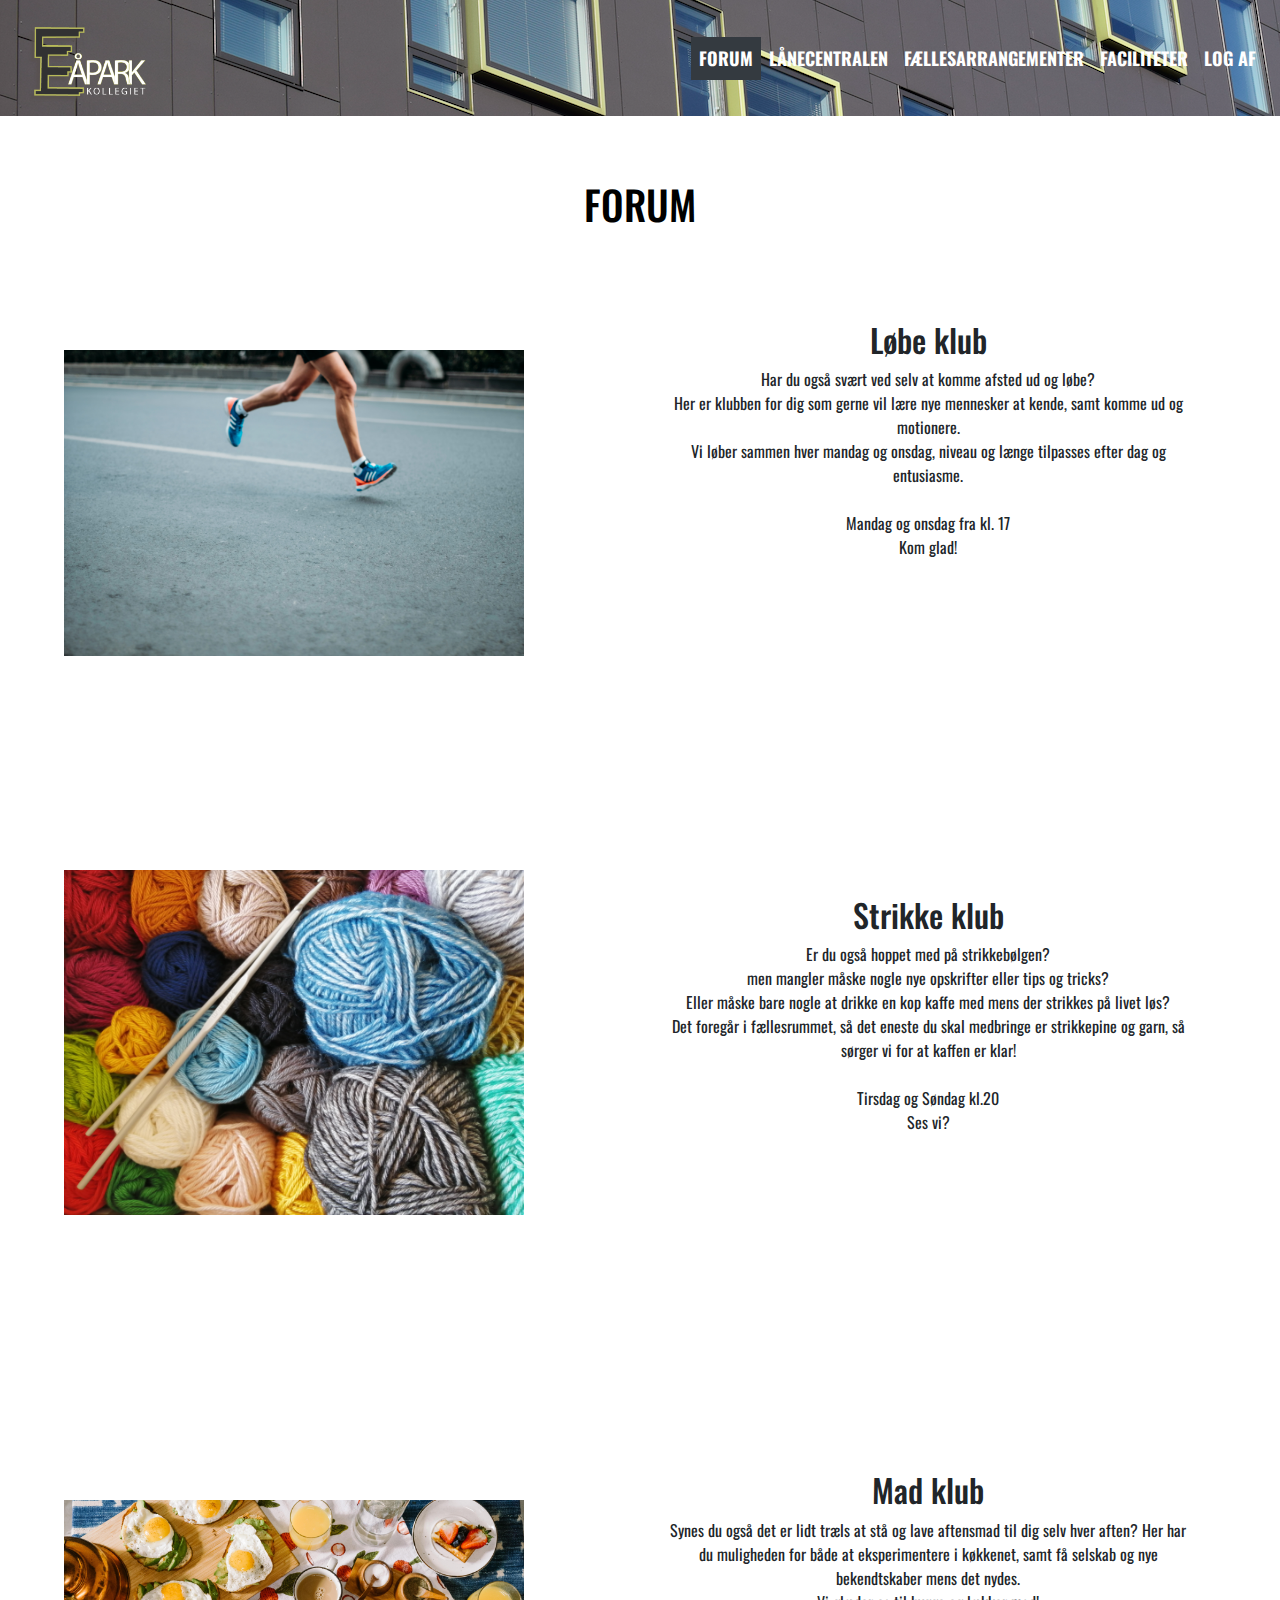
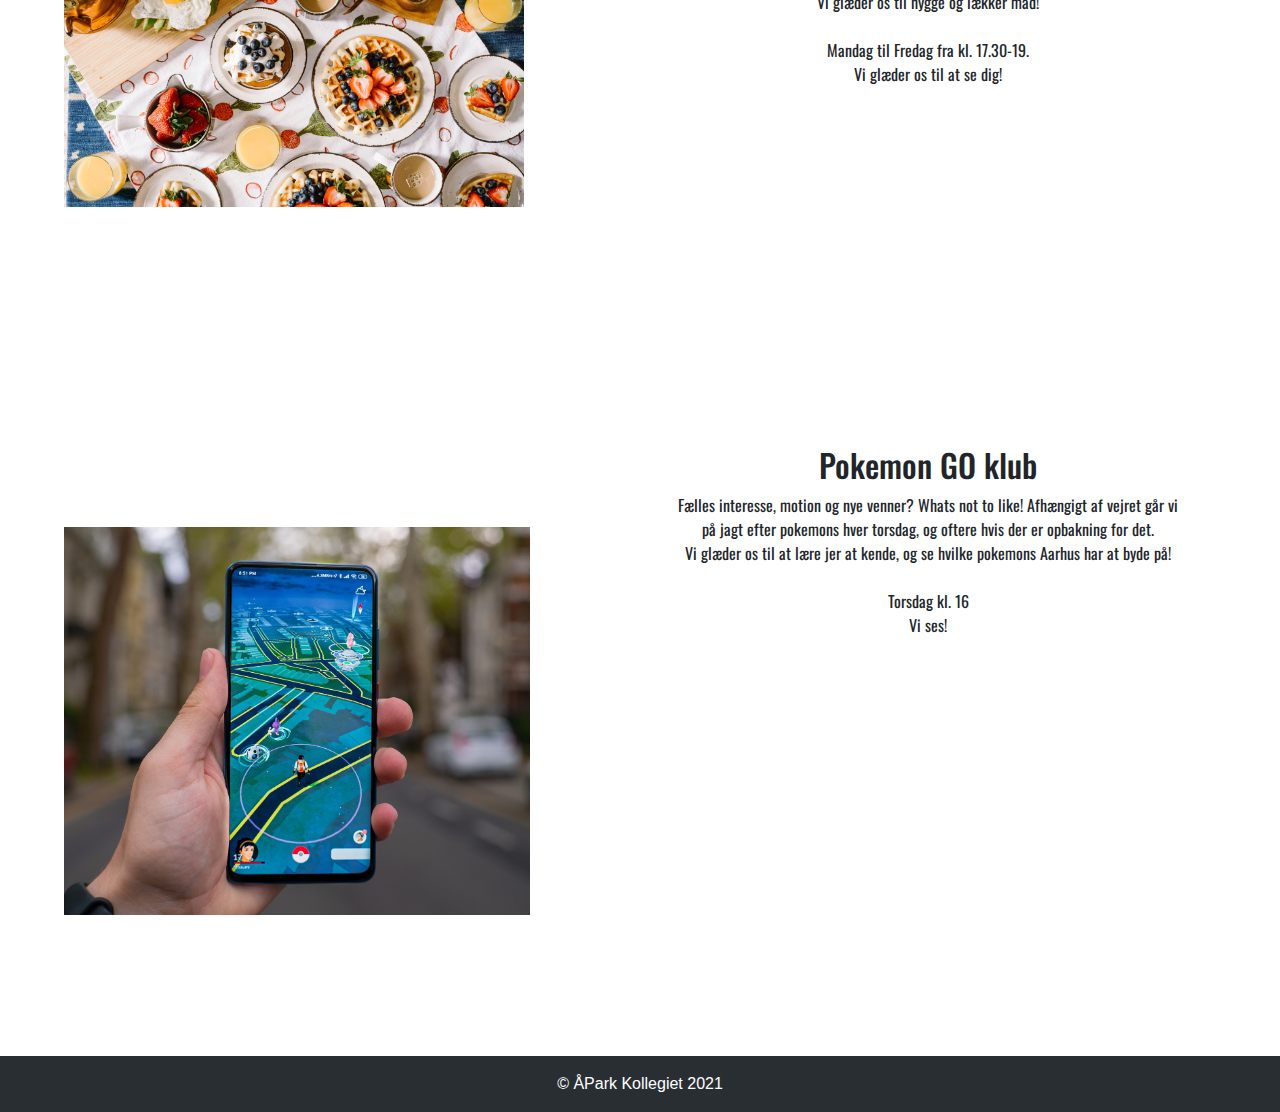
<file: UX:UI kode/forum.html>
<!DOCTYPE html>
<html lang="da">

<head>
    <title>Åpark Kollegiet</title>
    <meta charset="utf-8">
    <meta name="viewport" content="width=device-width, initial-scale=1">
    <meta name="description" content="">
    <meta name="author" content="Nikolaj, Katrine, Joakim & Michelle">
    <meta name="keywords" content="">

    <!--My Own Css-->
    <link rel="stylesheet" href="css/style.css">

    <!--Google fonts-->
    <link rel="preconnect" href="https://fonts.gstatic.com">
    <link href="https://fonts.googleapis.com/css2?family=Oswald:wght@200&display=swap" rel="stylesheet">

    <!-- External bootstrap css cdn --> 
    <link rel="stylesheet" href="https://maxcdn.bootstrapcdn.com/bootstrap/4.5.2/css/bootstrap.min.css">

    <!-- External Jquery Bootstrap -->
    <script src="https://ajax.googleapis.com/ajax/libs/jquery/3.5.1/jquery.min.js"></script>

    <!-- External JavaScript Bootstrap -->
    <script src="https://cdnjs.cloudflare.com/ajax/libs/popper.js/1.16.0/umd/popper.min.js"></script>

    <!-- External JavaScript Bootstrap -->
    <script src="https://maxcdn.bootstrapcdn.com/bootstrap/4.5.2/js/bootstrap.min.js"></script>

</head>
 <body>
<nav class="navbar navbar-expand-md bg-custom navbar-dark">
    <a class="navbar-brand" href="beboer.html"><img src="images/logo2.png" class="logo2" alt="logo"></a>

    <button class="navbar-toggler" type="button" data-toggle="collapse" data-target="#collapsibleNavbar">
        <span class="navbar-toggler-icon"></span>
    </button>

    <div class="collapse navbar-collapse text-center" id="collapsibleNavbar">
        <ul class="navbar-nav ml-auto">
            <li class="nav-item">
                <a class="nav-link active bg-dark" href="#">Forum</a>
            </li>
            <li class="nav-item">
                <a class="nav-link" href="lanecentral.html">Lånecentralen</a>
            </li>
            <li class="nav-item">
                <a class="nav-link" href="f%C3%A6llesarrangementer.html">Fællesarrangementer</a>
            </li>
            <li class="nav-item">
                <a class="nav-link" href="booking.html">Faciliteter</a>
            </li>
            <li class="nav-item">
                <a class="nav-link" href="index.html">Log af</a>
            </li>
        </ul>
    </div>
</nav>



    
   <h1 class="forum">FORUM</h1>
<div class="grid-container">
  <div class="running-club"> <img class="run" src="images/run.jpeg" alt="Run">
    
    </div>
  <div class="running-text">
   <h2>Løbe klub</h2>
      <p>
        Har du også svært ved selv at komme afsted ud og løbe? <br> Her er klubben for dig som gerne vil lære nye mennesker at kende, samt komme ud og motionere. <br> Vi løber sammen hver mandag og onsdag, niveau og længe tilpasses efter dag og entusiasme. <br> <br> Mandag og onsdag fra kl. 17 <br>Kom glad! </p>
    </div>
  <div class="knitting"> <img class="strikke" src="images/strikke.jpeg" alt="Strikke">
    </div>
  <div class="knitting-text">
      <h2> Strikke klub</h2>
      <p> Er du også hoppet med på strikkebølgen? <br>men mangler måske nogle nye opskrifter eller tips og tricks? <br>Eller måske bare nogle at drikke en kop kaffe med mens der strikkes på livet løs? <br>Det foregår i fællesrummet, så det eneste du skal medbringe er strikkepine og garn, så sørger vi for at kaffen er klar! <br> <br> Tirsdag og Søndag kl.20 <br> Ses vi? </p>
    </div>
  <div class="food-">
    <img class="mad" src="images/madklub.jpeg" alt="Madklub">
    </div>
  <div class="food-text">
      <h2> Mad klub</h2>
    <p>Synes du også det er lidt træls at stå og lave aftensmad til dig selv hver aften? Her har du muligheden for både at eksperimentere i køkkenet, samt få selskab og nye bekendtskaber mens det nydes. <br>Vi glæder os til hygge og lækker mad! <br> <br> Mandag til Fredag fra kl. 17.30-19. <br> Vi glæder os til at se dig! </p>
    </div>
  <div class="pokemon">
    <img class="pokemon" src="images/pokemongo.jpeg" alt="Pokemon GO">
    </div>
  <div class="pokemon-text">
      <h2>Pokemon GO klub</h2>
    <p> Fælles interesse, motion og nye venner? Whats not to like! Afhængigt af vejret går vi på jagt efter pokemons hver torsdag, og oftere hvis der er opbakning for det.<br> Vi glæder os til at lære jer at kende, og se hvilke pokemons Aarhus har at byde på! <br> <br> Torsdag kl. 16 <br>Vi ses!
</p>
    </div>
</div>
    
    
<div class="footer">
  <footer class="bg-dark text-center text-white">
  <!-- Grid container -->
  <div class="container p-4 pb-0">
      </div>

  <!-- Copyright -->
  <div class="text-center p-3" style="background-color: rgba(0, 0, 0, 0.2);">
    © 
    <a class="text-white" href="index.html">ÅPark Kollegiet 2021</a>
  </div>
  <!-- Copyright -->
</footer>
</div>
    
    
    
    
    </body>









</html>
</file>
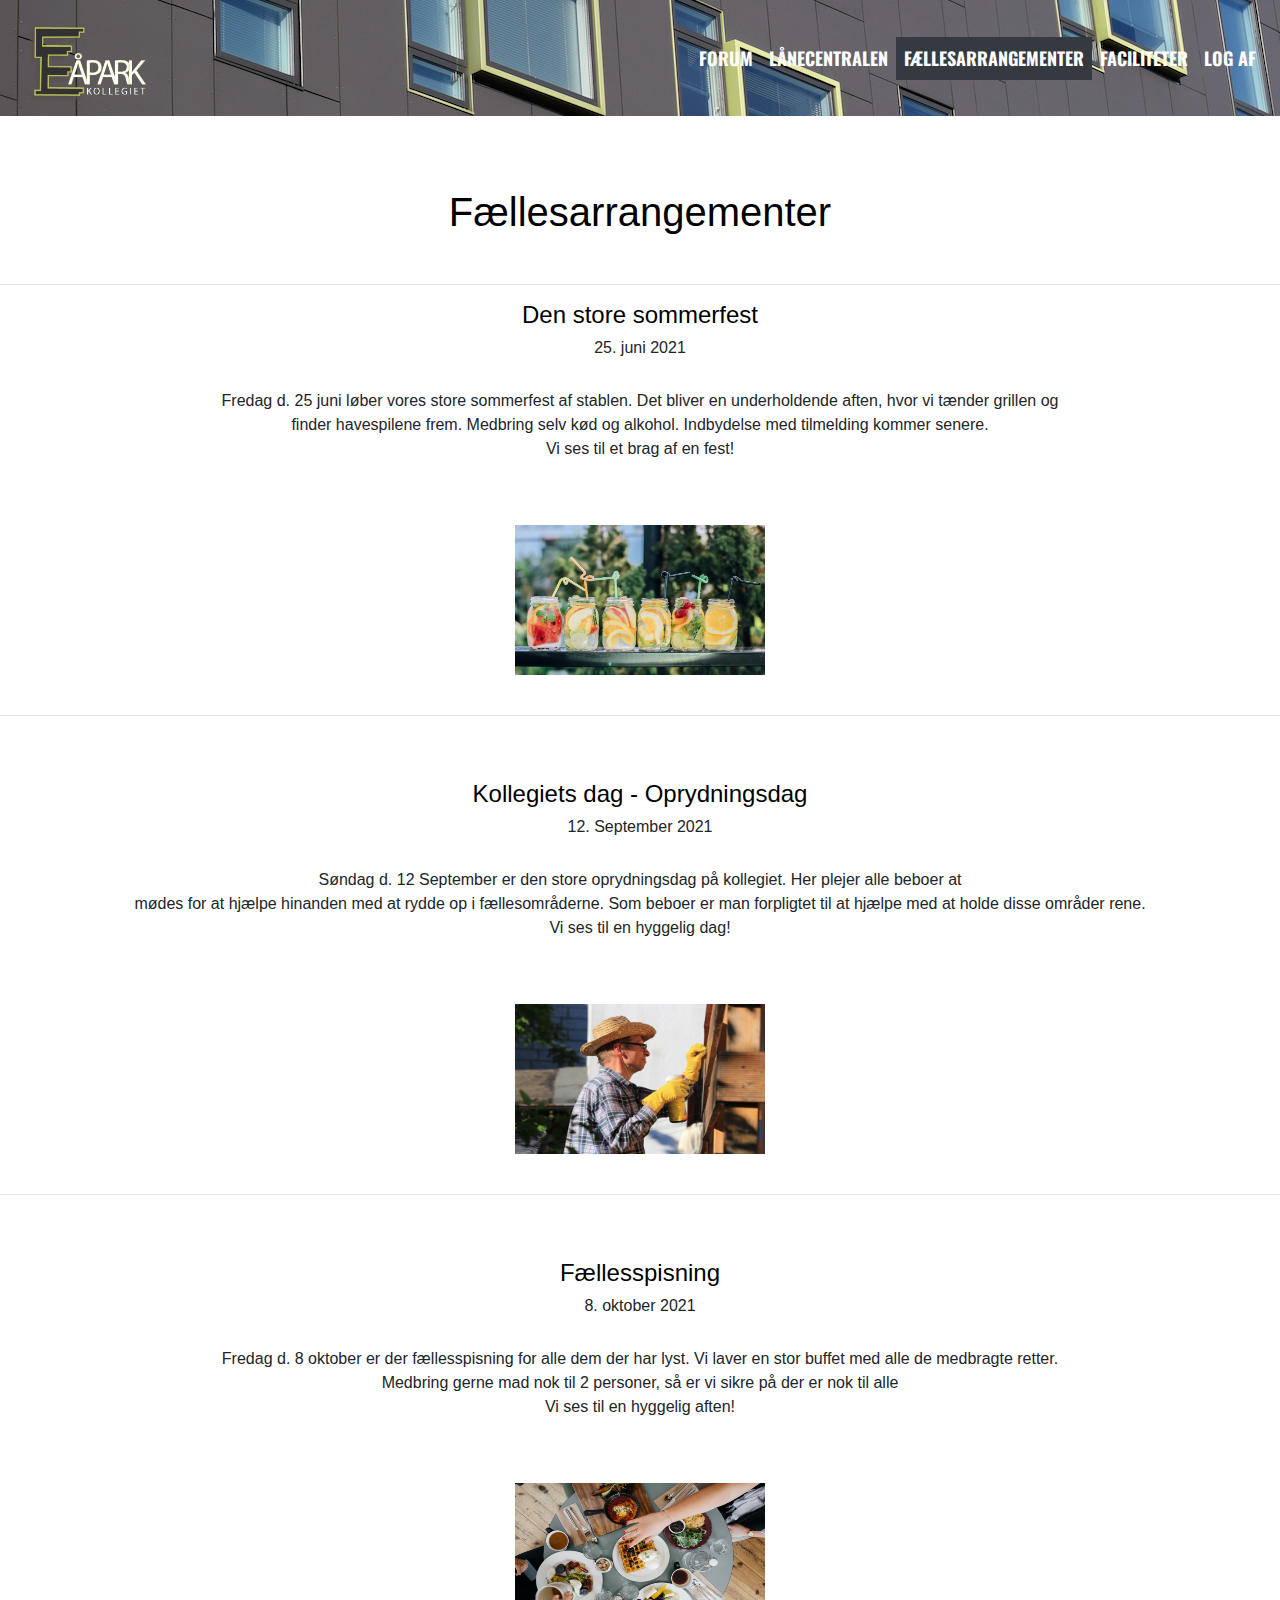
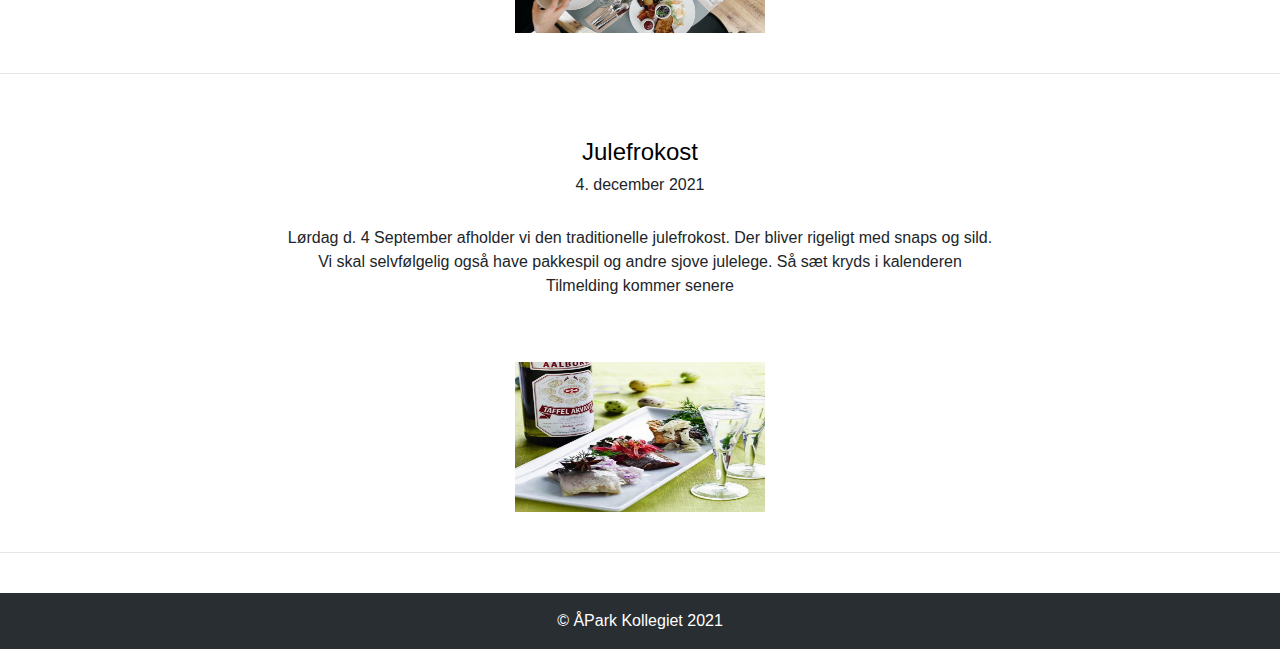
<file: UX:UI kode/fællesarrangementer.html>
<!DOCTYPE html>
<html lang="da">

<head>
    <title>Åpark Kollegiet</title>
    <meta charset="utf-8">
    <meta name="viewport" content="width=device-width, initial-scale=1">
    <meta name="description" content="">
    <meta name="author" content="Nikolaj, Katrine, Joakim & Michelle">
    <meta name="keywords" content="">

    <!--My Own Css-->
    <link rel="stylesheet" href="css/style.css">

    <!--Google fonts-->
    <link rel="preconnect" href="https://fonts.gstatic.com">
    <link href="https://fonts.googleapis.com/css2?family=Oswald:wght@200&display=swap" rel="stylesheet">

    <!-- External bootstrap css cdn -->
    <link rel="stylesheet" href="https://maxcdn.bootstrapcdn.com/bootstrap/4.5.2/css/bootstrap.min.css">

    <!-- External Jquery Bootstrap -->
    <script src="https://ajax.googleapis.com/ajax/libs/jquery/3.5.1/jquery.min.js"></script>

    <!-- External JavaScript Bootstrap -->
    <script src="https://cdnjs.cloudflare.com/ajax/libs/popper.js/1.16.0/umd/popper.min.js"></script>

    <!-- External JavaScript Bootstrap -->
    <script src="https://maxcdn.bootstrapcdn.com/bootstrap/4.5.2/js/bootstrap.min.js"></script>

</head>

<body>
<nav class="navbar navbar-expand-md bg-custom navbar-dark">
    <a class="navbar-brand" href="beboer.html"><img src="images/logo2.png" class="logo2" alt="logo"></a>

    <button class="navbar-toggler" type="button" data-toggle="collapse" data-target="#collapsibleNavbar">
        <span class="navbar-toggler-icon"></span>
    </button>

    <div class="collapse navbar-collapse text-center" id="collapsibleNavbar">
        <ul class="navbar-nav ml-auto">
            <li class="nav-item">
                <a class="nav-link" href="#">Forum</a>
            </li>
            <li class="nav-item">
                <a class="nav-link" href="lanecentral.html">Lånecentralen</a>
            </li>
            <li class="nav-item">
                <a class="nav-link active bg-dark" href="f%C3%A6llesarrangementer.html">Fællesarrangementer</a>
            </li>
            <li class="nav-item">
                <a class="nav-link" href="booking.html">Faciliteter</a>
            </li>
            <li class="nav-item">
                <a class="nav-link" href="index.html">Log af</a>
            </li>
        </ul>
    </div>
</nav>

    <br><br><br>
    <h1>Fællesarrangementer</h1>

    <div class="arrangementer"> 
        <br> <hr>
        <h4>Den store sommerfest</h4>
        <h6>25. juni 2021</h6>
        <br>
        <p>Fredag d. 25 juni løber vores store sommerfest af stablen. Det bliver en underholdende aften, hvor vi tænder grillen og <br> finder havespilene frem. Medbring selv kød og alkohol. Indbydelse med tilmelding kommer senere. <br> Vi ses til et brag af en fest!</p> 
        <br><br>
        <img src="images/sommerfest.jpg" class="fælles" alt="Sommerfest">
        <br>
        <hr>
        <br>
    </div>
    
    <div class="arrangementer"> 
        <br>
        <h4>Kollegiets dag - Oprydningsdag</h4>
        <h6>12. September 2021</h6>
        <br>
        <p>Søndag d. 12 September er den store oprydningsdag på kollegiet. Her plejer alle beboer at <br> mødes for at hjælpe hinanden med at rydde op i fællesområderne. Som beboer er man forpligtet til at hjælpe med at holde disse områder rene. <br> Vi ses til en hyggelig dag!</p> 
        <br><br>
        <img src="images/oprydning.jpg" class="fælles" alt="oprydning">
        <br>
        <hr>
        <br>
    </div>
    
    <div class="arrangementer"> 
        <br>
        <h4>Fællesspisning</h4>
        <h6>8. oktober 2021</h6>
        <br>
        <p>Fredag d. 8 oktober er der fællesspisning for alle dem der har lyst. Vi laver en stor buffet med alle de medbragte retter. <br> Medbring gerne mad nok til 2 personer, så er vi sikre på der er nok til alle <br> Vi ses til en hyggelig aften!</p> 
        <br><br>
        <img src="images/spisning.jpg" class="fælles" alt="mad">
        <br>
        <hr>
        <br>
    </div>
    

    <div class="arrangementer"> 
        <br>
        <h4>Julefrokost</h4>
        <h6>4. december 2021</h6>
        <br>
        <p>Lørdag d. 4 September afholder vi den traditionelle julefrokost. Der bliver rigeligt med snaps og sild.<br>Vi skal selvfølgelig også have pakkespil og andre sjove julelege. Så sæt kryds i kalenderen<br> Tilmelding kommer senere</p> 
        <br><br>
        <img src="images/Jul.jpg" class="fælles" alt="Julefrokost">
        <br>
        <hr>
        <br>
    </div>
    
    
<div class="footer">
  <footer class="bg-dark text-center text-white">
  <!-- Grid container -->
  <div class="container p-4 pb-0">
      </div>

  <!-- Copyright -->
  <div class="text-center p-3" style="background-color: rgba(0, 0, 0, 0.2);">
    © 
    <a class="text-white" href="index.html">ÅPark Kollegiet 2021</a>
  </div>
  <!-- Copyright -->
</footer>
</div>
    
    </body>  
    </html>
</file>
<file: UX:UI kode/css/style.css>
/* --------------Index-fil---------------- */


.hero-image {
    justify-content: center;
    width: 100%;
    height: 100%;
    background-image: url('../images/forsidee.jpeg');
    background-size: cover;
    background-position: center;
    position: absolute;
    left: 0;
    top: 0;
}

.container {
    position: absolute;
    top: 58%;
    left: 50%;
    transform: translate(-50%, -50%);
    text-align: center;
}

.logo {
    position: absolute;
    max-width: 70%;
    left: 0;
    top: -30%;
    right: 0;
    bottom: 0;
    display: block;
    margin: auto;
}



.button {
    background: #fff;
    padding: 10px 30px;
    margin: 10px;
    color: #34495e;
    font-weight: bolder;
    text-transform: uppercase;
    font-size: 18px;
    border-radius: 5px;
    width: 150px;
    box-shadow: 6px 6px 29px -4px rgba(0, 0, 0, 0.75);
    text-decoration: none;
    transition: 0.4s;
    display: inline-block;
    font-family: 'Oswald', sans-serif;
}

.button:hover {
    background: #34495e;
    color: #fff;
}

.button2 {
    background: #fff;
    padding: 10px 30px;
    color: #34495e;
    font-weight: bolder;
    text-transform: uppercase;
    font-size: 18px;
    border-radius: 5px;
    width: 150px;
    box-shadow: 6px 6px 29px -4px rgba(0, 0, 0, 0.75);
    text-decoration: none;
    transition: 0.4s;
    display: inline-block;
    font-family: 'Oswald', sans-serif;
}

.button2:hover {
    background: #34495e;
    color: #fff;
}

.popup {
    width: 90%;
    height: 90%;
    position: absolute;
    top: 10%;
    left: 4%;
    display: none;
    justify-content: center;
    align-items: center;
    text-align: center;
}

@media screen and (min-width:800px) {
    .popup {
        width: 100%;
        height: 100%;
        position: absolute;
        top: 11%;
        left: 0%;
        display: none;
        justify-content: center;
        align-items: center;
        text-align: center;
    }
}

.popup-content {
    height: 200px;
    width: 450px;
    background: #fff;
    padding: 20px;
    border-radius: 5px;
    position: relative;
}

input {
    margin: 20px auto;
    display: block;
    width: 50%;
    padding: 8px;
    border: 1px solid gray;
}

.close {
    position: absolute;
    top: -2px;
    right: -2px;
    background: #fff;
    height: 20px;
    width: 20px;
    border-radius: 50%;
    box-shadow: 6px 6px 29px -4px rgba(0, 0, 0, 0.75);
    cursor: pointer;
}

/* --------------For beboere---------------- */
.button3 {
    background: #fff;
    text-align: center;
    padding: 10px 25px;
    margin: 10px;
    color: #8a8688;
    font-weight: bolder;
    text-transform: uppercase;
    font-size: 18px;
    border-radius: 5px;
    width: 200px;
    box-shadow: 6px 6px 29px -4px rgba(0, 0, 0, 0.75);
    text-decoration: none;
    transition: 0.4s;
    display: inline-block;
    font-family: 'Oswald', sans-serif;
}

.button3:hover {
    background: #8a8688;
    color: #fff;
}

/* --------------Forum---------------- */

.logo2 {
    height: 90px;
}

.nav-link {
    font-family: 'Oswald';
    text-transform: uppercase;
    font-weight: bolder;
    color: white !important;
    font-size: 18px;
}

a:hover {
    background: #8a8688;
}

.bg-custom {
    background-image: url('../images/nav3.png');
    position: fixed;
}




/* --------------Find vej---------------- */

@media screen and (max-width: 500px) {

    .drej {
        justify-content: center;
        width: 100%;
        height: 100%;
        position: absolute; 
    }

    #map {
        display: none;
    }

    #features {
        display: none;
    }
}

@media screen and (min-width: 505px) {

    .drej {
        display: none;
    }
}

#map {
    position: absolute;
    top: 115px;
    bottom: 0;
    width: 100%;
    left: 0;
}

#map {
    position: fixed;
    width: 50%;
}

#features {
    width: 50%;
    margin-left: 50%;
    font-family: sans-serif;
    overflow-y: scroll;
    background-color: #fafafa;
}

section {
    padding: 15px 25px;
    line-height: 25px;
    border-bottom: 1px solid #ddd;
    opacity: 0.25;
    font-size: 13px;
}

section.active {
    opacity: 1;
}

section:last-child {
    border-bottom: none;
    margin-bottom: 200px;
}

.findvej {
    width: 350px;
    height: 250px;
    display: block;
    margin-left: auto;
    margin-right: auto;
}

h3 {
    text-align: center;
}


/*-----Faciliteter------*/

.kollegiet {
    width: 100%;
    height: 100%;
    z-index: 10000000;
}

.hidden {
    display: none;
}

.overskrift {
    font-family: 'Oswald', sans-serif;
    text-align: center;
    margin-top: 25px;
}

/*--pin nål placering---*/
.pin1 {
    top: 45%;
    left: 70%;
    position: absolute;
    max-width: 15%;
}

.pin2 {
    top: 58%;
    left: 70%;
    position: absolute;
    max-width: 15%;
}


.pin4 {
    top: 70%;
    left: 80%;
    position: absolute;
    max-width: 15%;
}

.pin5 {
    top: 90%;
    left: 80%;
    position: absolute;
    max-width: 15%;
}

/*--Motionsgraphics placering---*/
.fllesrum {
    max-width: 100%;
    top: 53%;
    left: 1%;
    position: absolute;
    z-index: 5;
}

.motionsrum {
    max-width: 100%;
    top: 15%;
    left: 1%;
    position: absolute;
}



.studierum {
    max-width: 100%;
    top: 28%;
    left: 1%;
    position: absolute;
}

.vaskerum {
    max-width: 100%;
    top: 48%;
    left: 1%;
    position: absolute;
}

@media screen and (min-width:800px) {

    /*--pin nål placering på computer---*/
    .pin1 {
        top: 25%;
        left: 70%;
        position: absolute;
        max-width: 15%;
    }

    .pin2 {
        top: 58%;
        left: 70%;
        position: absolute;
        max-width: 15%;
    }

    .pin4 {
        top: 100%;
        left: 70%;
        position: absolute;
        max-width: 15%;
    }

    .pin5 {
        top: 200%;
        left: 60%;
        position: absolute;
        max-width: 15%;
    }

    /*--Motionsgraphics placering på computer---*/
    .fllesrum {
        max-width: 70%;
        z-index: 10;
        top: 35%;
        left: 1%;
        position: absolute;
    }

    .motionsrum {
        max-width: 70%;
        z-index: 5;
        top: 50%;
        left: 1%;
        position: absolute;
    }


    .studierum {
        max-width: 50%;
        top: 70%;
        left: 18%;
        position: absolute;
    }

    .vaskerum {
        max-width: 60%;
        top: 130%;
        left: 10%;
        position: absolute;
    }

}

/*---ledigelejligheder--*/
.carousel-inner img {
    width: 60%;
    height: 60%;
    display: block;
    margin-left: auto;
    margin-right: auto;
}

.carousel-control-prev-icon,
.carousel-control-next-icon {
    height: 100px;
    width: 100px;
    outline: black;
    background-size: 100%, 100%;
    border-radius: 50%;
    border: 1px solid black;
    background-image: none;
}

.pris {
    max-width: 90%;
    height: auto;
    display: block;
    margin-left: auto;
    margin-right: auto;

}



/*---fællesarrangement--*/

h1 {
    text-align: center;
    color: black;
    font-size: 207%;
}

h4 {
    text-align: center;
    color: black;
}

h5 {
    text-align: center;
    color: black;
}

h6 {
    text-align: center;
}

p {
    text-align: center;
}

.fælles {
    width: 250px;
    height: 150px;
    display: block;
    margin-left: auto;
    margin-right: auto;
}


/*---------forum---------*/
.forum {
    text-align: center;
    margin-top: 10%;
    font-family: 'Oswald', sans-serif;
}

.run {
    width: 100%;
    margin-top: 10%;
    margin-bottom: 7%;
}

.running-text {
    padding: 5%;
    font-family: 'Oswald', sans-serif;
    text-align: center;

}

.strikke {
    width: 100%;
    margin-top: 10%;
    margin-bottom: 7%;
}

.knitting-text {
    padding: 5%;
    font-family: 'Oswald', sans-serif;
    text-align: center;
}

.mad {
    width: 100%;
    margin-top: 10%;
    margin-bottom: 7%;
}

.food-text {
    padding: 5%;
    font-family: 'Oswald', sans-serif;
    text-align: center;
}

.pokemon {
    width: 100%;
    margin-top: 10%;
    margin-bottom: 7%;
}

.pokemon-text {
    padding: 5%;
    font-family: 'Oswald', sans-serif;
    text-align: center;
}

@media screen and (min-width:800px) {
    .forum {
        text-align: center;
        margin: 5%;
    }

    .run {
        width: 80%;
    }

    .strikke {
        width: 1600%;
    }

    .mad {
        width: 80%;
    }

    .pokemon {
        width: 90%;

    }

    .grid-container {
        display: grid;
        grid-template-columns: 1fr 1fr;
        grid-template-rows: 1fr 1fr 1fr 1fr;
        grid-gap: 1px 1px;
        margin: 5%;
        grid-template-areas:
            "running-club running-text"
            "knitting knitting-text"
            "food- food-text"
            "pokemon pokemon-text";
    }

    .running-club {
        grid-area: running-club;

    }

    .running-text {
        grid-area: running-text;
    }

    .knitting {
        grid-area: knitting;
        width: 5%;
    }

    .knitting-text {
        grid-area: knitting-text;
    }

    .food- {
        grid-area: food-;
    }

    .food-text {
        grid-area: food-text;
    }

    .pokemon {
        grid-area: pokemon;
    }

    .pokemon-text {
        grid-area: pokemon-text;
    }
}


/*--Kontakt--*/
.surpedel {
    height: 100%;
    width: 100%;
}

article {
    padding: 25px 50px;
    line-height: 25px;
    border-bottom: 1px solid #ddd;
    font-size: 13px;
    font-family: 'Oswald', sans-serif;
    text-align: center;
}

/*---footer --*/

.footer {
    position: relative;
    left: 0;
    bottom: 0;
    width: 100%;
    text-align: center;
}


/*------lånecentralen-----*/
.bus {
    width: 100%;
    height: 100%;
    z-index: 10000000;
}
</file>
